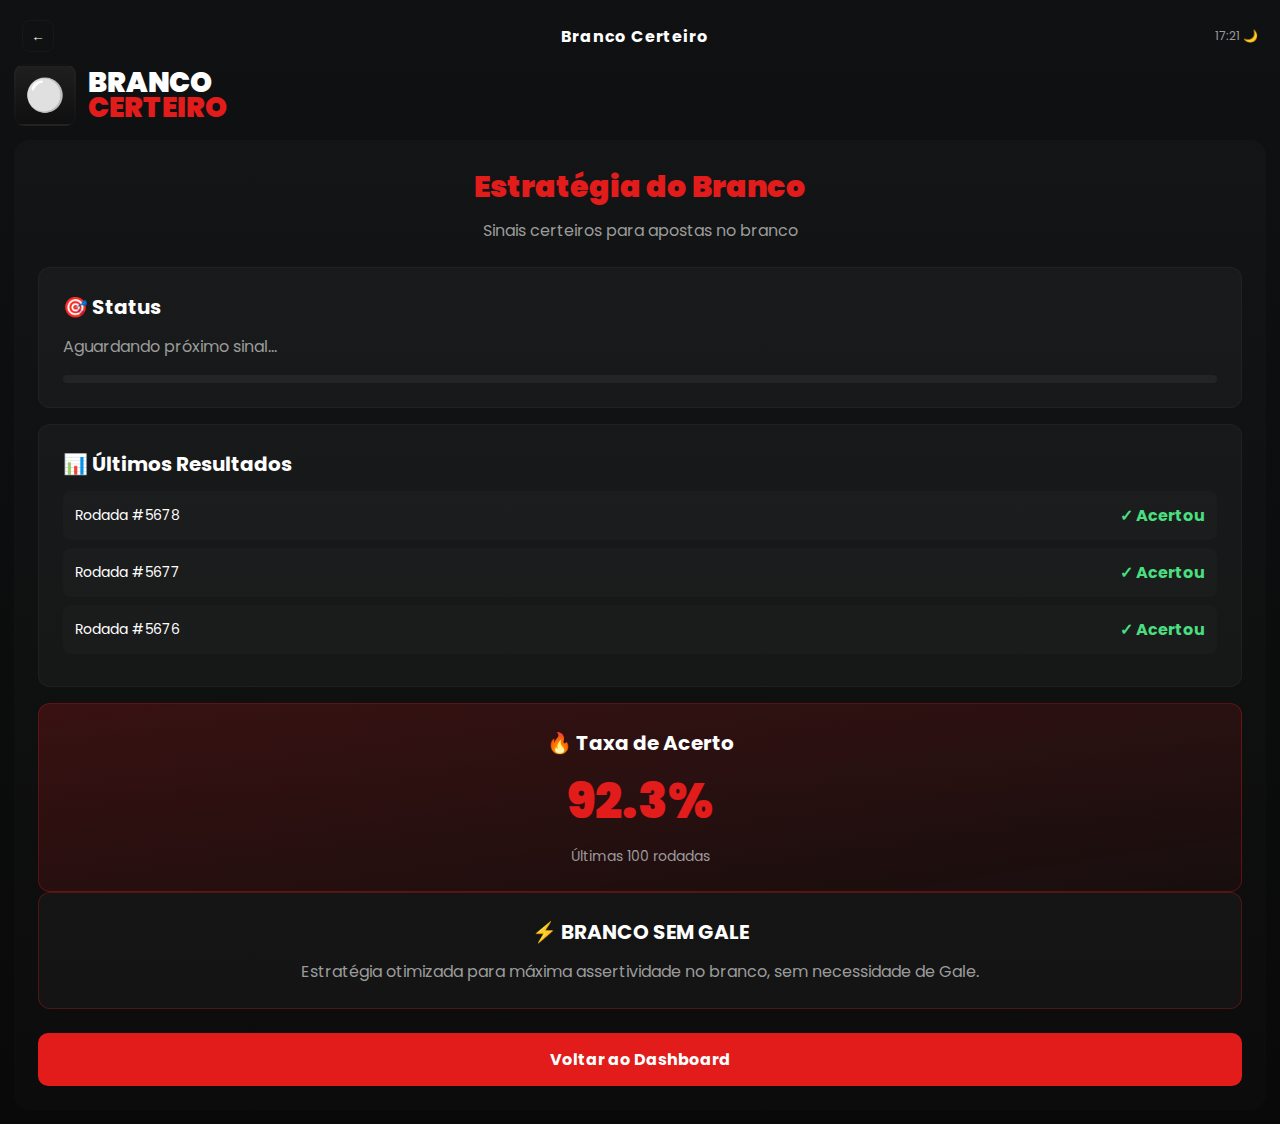
<file: public/estrategia-branco.html>
<!DOCTYPE html>
<html lang="pt-BR">
<head>
    <meta charset="UTF-8">
    <meta name="viewport" content="width=device-width, initial-scale=1.0">
    <title>Branco Certeiro - Hacker Blaze</title>
    <link rel="preconnect" href="https://fonts.googleapis.com">
    <link rel="preconnect" href="https://fonts.gstatic.com" crossorigin>
    <link href="https://fonts.googleapis.com/css2?family=Poppins:wght@300;400;600;700;800;900&display=swap" rel="stylesheet">
    <style>
        * {
            margin: 0;
            padding: 0;
            box-sizing: border-box;
        }

        body {
            font-family: 'Poppins', sans-serif;
            color: white;
            min-height: 100vh;
            background: linear-gradient(to bottom, #0f1112, #090909);
            overflow-x: hidden;
            padding: 14px;
        }

        .container {
            max-width: 100%;
            min-height: 100vh;
            display: flex;
            flex-direction: column;
        }

        /* Top Bar */
        .top-bar {
            height: 44px;
            display: flex;
            align-items: center;
            justify-content: space-between;
            padding: 6px 8px;
        }

        .back-btn {
            width: 32px;
            height: 32px;
            border-radius: 8px;
            background: transparent;
            border: 1px solid rgba(255, 255, 255, 0.03);
            display: flex;
            align-items: center;
            justify-content: center;
            font-weight: bold;
            color: white;
            cursor: pointer;
            transition: background 0.2s;
        }

        .back-btn:hover {
            background: rgba(255, 255, 255, 0.05);
        }

        .app-title {
            font-weight: bold;
            letter-spacing: 0.05em;
        }

        .time-display {
            font-size: 12px;
            color: #9b9b9b;
        }

        /* Hero Section */
        .hero-section {
            margin-top: 6px;
            display: flex;
            align-items: center;
            gap: 12px;
        }

        .hero-icon {
            width: 62px;
            height: 62px;
            background: linear-gradient(to bottom, #1f1f1f, #0f0f0f);
            border-radius: 10px;
            display: flex;
            align-items: center;
            justify-content: center;
            border: 2px solid rgba(255, 255, 255, 0.02);
            font-size: 32px;
        }

        .hero-text {
            flex: 1;
            font-weight: 900;
            font-size: 28px;
            line-height: 0.9;
            text-transform: uppercase;
        }

        .hero-text .red-text {
            display: block;
            color: #e21b1b;
        }

        /* Content Area */
        .content-area {
            margin-top: 14px;
            padding: 24px;
            background: linear-gradient(to bottom, rgba(255, 255, 255, 0.02), rgba(255, 255, 255, 0.01));
            border-radius: 16px;
            flex: 1;
        }

        .page-title {
            text-align: center;
            margin-bottom: 24px;
        }

        .page-title h1 {
            font-size: 30px;
            font-weight: 900;
            color: #e21b1b;
            margin-bottom: 8px;
        }

        .page-title p {
            color: #9b9b9b;
        }

        .card {
            background: rgba(255, 255, 255, 0.03);
            border: 1px solid rgba(255, 255, 255, 0.04);
            border-radius: 12px;
            padding: 24px;
            margin-bottom: 16px;
        }

        .card h3 {
            font-size: 20px;
            font-weight: bold;
            margin-bottom: 12px;
            display: flex;
            align-items: center;
            gap: 8px;
        }

        .card p {
            color: #9b9b9b;
            margin-bottom: 16px;
        }

        .progress-bar {
            height: 8px;
            background: rgba(255, 255, 255, 0.05);
            border-radius: 999px;
            overflow: hidden;
        }

        .progress-fill {
            height: 100%;
            background: #e21b1b;
            width: 0%;
            animation: pulse 2s ease-in-out infinite;
        }

        @keyframes pulse {
            0%, 100% { width: 0%; }
            50% { width: 60%; }
        }

        .result-item {
            display: flex;
            justify-content: space-between;
            align-items: center;
            padding: 12px;
            background: rgba(255, 255, 255, 0.02);
            border-radius: 8px;
            margin-bottom: 8px;
        }

        .result-item span:first-child {
            font-size: 14px;
        }

        .result-success {
            color: #4ade80;
            font-weight: bold;
        }

        .result-error {
            color: #f87171;
            font-weight: bold;
        }

        .stats-card {
            background: linear-gradient(to bottom right, rgba(226, 27, 27, 0.2), rgba(226, 27, 27, 0.05));
            border: 1px solid rgba(226, 27, 27, 0.3);
            border-radius: 12px;
            padding: 24px;
            text-align: center;
        }

        .stats-card h3 {
            font-size: 20px;
            font-weight: bold;
            margin-bottom: 8px;
        }

        .stats-card .big-number {
            font-size: 48px;
            font-weight: 900;
            color: #e21b1b;
            margin: 8px 0;
        }

        .stats-card .subtitle {
            font-size: 14px;
            color: #9b9b9b;
        }

        .special-card {
            background: rgba(255, 255, 255, 0.03);
            border: 1px solid rgba(226, 27, 27, 0.3);
            border-radius: 12px;
            padding: 24px;
            text-align: center;
        }

        .special-card h3 {
            font-size: 20px;
            font-weight: bold;
            margin-bottom: 12px;
        }

        .special-card p {
            color: #9b9b9b;
        }

        .back-button {
            width: 100%;
            background: #e21b1b;
            border: none;
            color: white;
            padding: 14px;
            border-radius: 10px;
            font-weight: bold;
            cursor: pointer;
            font-family: 'Poppins', sans-serif;
            font-size: 16px;
            margin-top: 24px;
            transition: background 0.2s;
        }

        .back-button:hover {
            background: #c71818;
        }

        @media (max-width: 640px) {
            .hero-text {
                font-size: 24px;
            }
            
            .page-title h1 {
                font-size: 24px;
            }
            
            .stats-card .big-number {
                font-size: 36px;
            }
        }
    </style>
</head>
<body>
    <div class="container">
        <!-- Top Bar -->
        <div class="top-bar">
            <button class="back-btn" onclick="window.history.back()">←</button>
            <div class="app-title">Branco Certeiro</div>
            <div class="time-display" id="currentTime">00:00 🌙</div>
        </div>

        <!-- Hero Section -->
        <div class="hero-section">
            <div class="hero-icon">⚪</div>
            <div class="hero-text">
                BRANCO <span class="red-text">CERTEIRO</span>
            </div>
        </div>

        <!-- Content Area -->
        <div class="content-area">
            <div class="page-title">
                <h1>Estratégia do Branco</h1>
                <p>Sinais certeiros para apostas no branco</p>
            </div>

            <div class="card">
                <h3>🎯 Status</h3>
                <p>Aguardando próximo sinal...</p>
                <div class="progress-bar">
                    <div class="progress-fill"></div>
                </div>
            </div>

            <div class="card">
                <h3>📊 Últimos Resultados</h3>
                <div class="result-item">
                    <span>Rodada #5678</span>
                    <span class="result-success">✓ Acertou</span>
                </div>
                <div class="result-item">
                    <span>Rodada #5677</span>
                    <span class="result-success">✓ Acertou</span>
                </div>
                <div class="result-item">
                    <span>Rodada #5676</span>
                    <span class="result-success">✓ Acertou</span>
                </div>
            </div>

            <div class="stats-card">
                <h3>🔥 Taxa de Acerto</h3>
                <div class="big-number">92.3%</div>
                <p class="subtitle">Últimas 100 rodadas</p>
            </div>

            <div class="special-card">
                <h3>⚡ BRANCO SEM GALE</h3>
                <p>Estratégia otimizada para máxima assertividade no branco, sem necessidade de Gale.</p>
            </div>

            <button class="back-button" onclick="window.history.back()">
                Voltar ao Dashboard
            </button>
        </div>
    </div>

    <script>
        // Update time display
        function updateTime() {
            const now = new Date();
            const hours = String(now.getHours()).padStart(2, '0');
            const minutes = String(now.getMinutes()).padStart(2, '0');
            document.getElementById('currentTime').textContent = `${hours}:${minutes} 🌙`;
        }
        
        updateTime();
        setInterval(updateTime, 1000);
    </script>
</body>
</html>
</file>
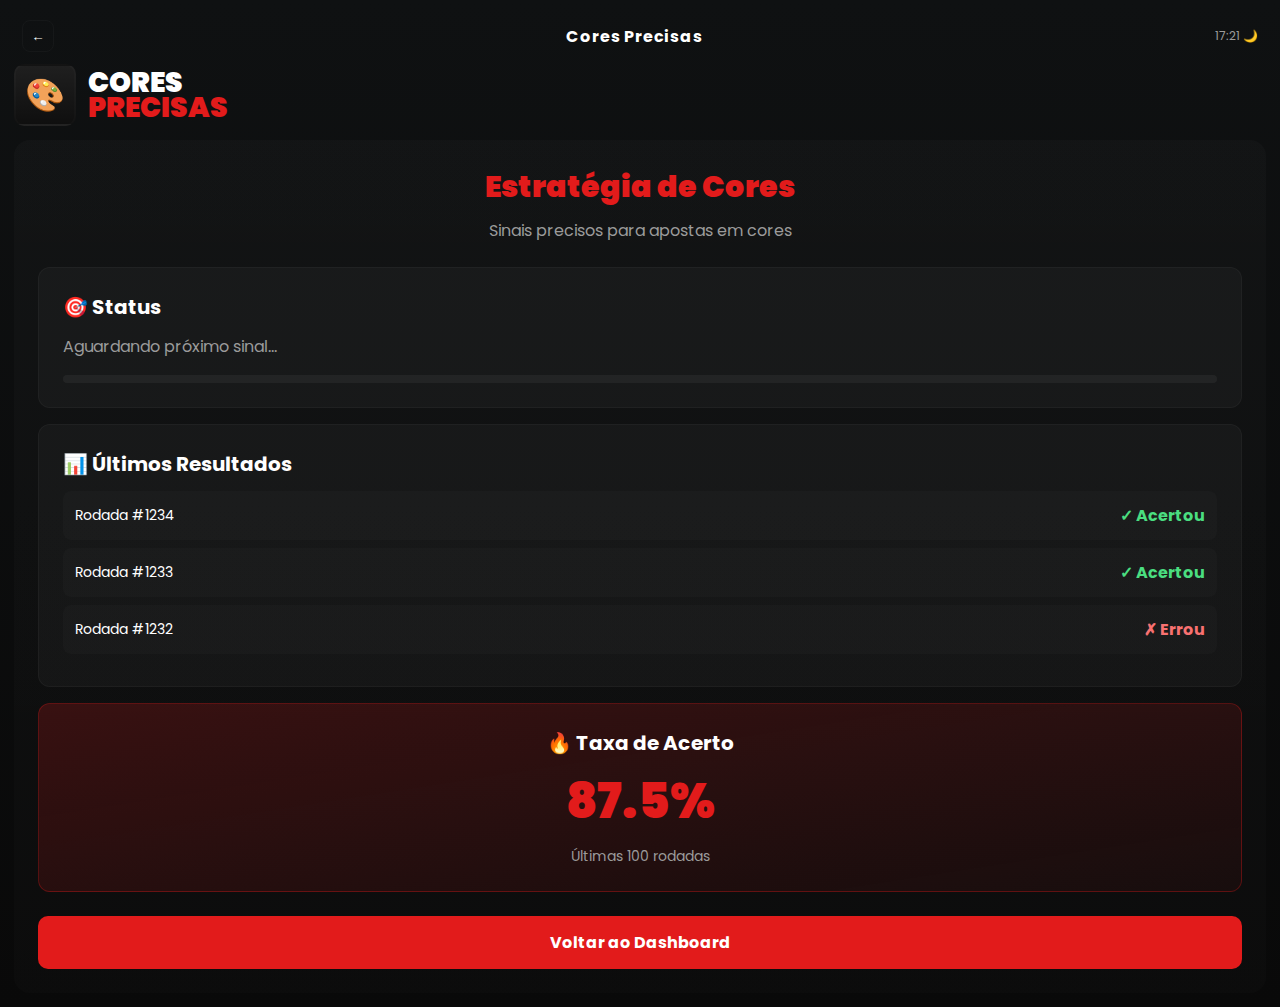
<file: public/estrategia-cores.html>
<!DOCTYPE html>
<html lang="pt-BR">
<head>
    <meta charset="UTF-8">
    <meta name="viewport" content="width=device-width, initial-scale=1.0">
    <title>Cores Precisas - Hacker Blaze</title>
    <link rel="preconnect" href="https://fonts.googleapis.com">
    <link rel="preconnect" href="https://fonts.gstatic.com" crossorigin>
    <link href="https://fonts.googleapis.com/css2?family=Poppins:wght@300;400;600;700;800;900&display=swap" rel="stylesheet">
    <style>
        * {
            margin: 0;
            padding: 0;
            box-sizing: border-box;
        }

        body {
            font-family: 'Poppins', sans-serif;
            color: white;
            min-height: 100vh;
            background: linear-gradient(to bottom, #0f1112, #090909);
            overflow-x: hidden;
            padding: 14px;
        }

        .container {
            max-width: 100%;
            min-height: 100vh;
            display: flex;
            flex-direction: column;
        }

        /* Top Bar */
        .top-bar {
            height: 44px;
            display: flex;
            align-items: center;
            justify-content: space-between;
            padding: 6px 8px;
        }

        .back-btn {
            width: 32px;
            height: 32px;
            border-radius: 8px;
            background: transparent;
            border: 1px solid rgba(255, 255, 255, 0.03);
            display: flex;
            align-items: center;
            justify-content: center;
            font-weight: bold;
            color: white;
            cursor: pointer;
            transition: background 0.2s;
        }

        .back-btn:hover {
            background: rgba(255, 255, 255, 0.05);
        }

        .app-title {
            font-weight: bold;
            letter-spacing: 0.05em;
        }

        .time-display {
            font-size: 12px;
            color: #9b9b9b;
        }

        /* Hero Section */
        .hero-section {
            margin-top: 6px;
            display: flex;
            align-items: center;
            gap: 12px;
        }

        .hero-icon {
            width: 62px;
            height: 62px;
            background: linear-gradient(to bottom, #1f1f1f, #0f0f0f);
            border-radius: 10px;
            display: flex;
            align-items: center;
            justify-content: center;
            border: 2px solid rgba(255, 255, 255, 0.02);
            font-size: 32px;
        }

        .hero-text {
            flex: 1;
            font-weight: 900;
            font-size: 28px;
            line-height: 0.9;
            text-transform: uppercase;
        }

        .hero-text .red-text {
            display: block;
            color: #e21b1b;
        }

        /* Content Area */
        .content-area {
            margin-top: 14px;
            padding: 24px;
            background: linear-gradient(to bottom, rgba(255, 255, 255, 0.02), rgba(255, 255, 255, 0.01));
            border-radius: 16px;
            flex: 1;
        }

        .page-title {
            text-align: center;
            margin-bottom: 24px;
        }

        .page-title h1 {
            font-size: 30px;
            font-weight: 900;
            color: #e21b1b;
            margin-bottom: 8px;
        }

        .page-title p {
            color: #9b9b9b;
        }

        .card {
            background: rgba(255, 255, 255, 0.03);
            border: 1px solid rgba(255, 255, 255, 0.04);
            border-radius: 12px;
            padding: 24px;
            margin-bottom: 16px;
        }

        .card h3 {
            font-size: 20px;
            font-weight: bold;
            margin-bottom: 12px;
            display: flex;
            align-items: center;
            gap: 8px;
        }

        .card p {
            color: #9b9b9b;
            margin-bottom: 16px;
        }

        .progress-bar {
            height: 8px;
            background: rgba(255, 255, 255, 0.05);
            border-radius: 999px;
            overflow: hidden;
        }

        .progress-fill {
            height: 100%;
            background: #e21b1b;
            width: 0%;
            animation: pulse 2s ease-in-out infinite;
        }

        @keyframes pulse {
            0%, 100% { width: 0%; }
            50% { width: 60%; }
        }

        .result-item {
            display: flex;
            justify-content: space-between;
            align-items: center;
            padding: 12px;
            background: rgba(255, 255, 255, 0.02);
            border-radius: 8px;
            margin-bottom: 8px;
        }

        .result-item span:first-child {
            font-size: 14px;
        }

        .result-success {
            color: #4ade80;
            font-weight: bold;
        }

        .result-error {
            color: #f87171;
            font-weight: bold;
        }

        .stats-card {
            background: linear-gradient(to bottom right, rgba(226, 27, 27, 0.2), rgba(226, 27, 27, 0.05));
            border: 1px solid rgba(226, 27, 27, 0.3);
            border-radius: 12px;
            padding: 24px;
            text-align: center;
        }

        .stats-card h3 {
            font-size: 20px;
            font-weight: bold;
            margin-bottom: 8px;
        }

        .stats-card .big-number {
            font-size: 48px;
            font-weight: 900;
            color: #e21b1b;
            margin: 8px 0;
        }

        .stats-card .subtitle {
            font-size: 14px;
            color: #9b9b9b;
        }

        .back-button {
            width: 100%;
            background: #e21b1b;
            border: none;
            color: white;
            padding: 14px;
            border-radius: 10px;
            font-weight: bold;
            cursor: pointer;
            font-family: 'Poppins', sans-serif;
            font-size: 16px;
            margin-top: 24px;
            transition: background 0.2s;
        }

        .back-button:hover {
            background: #c71818;
        }

        @media (max-width: 640px) {
            .hero-text {
                font-size: 24px;
            }
            
            .page-title h1 {
                font-size: 24px;
            }
            
            .stats-card .big-number {
                font-size: 36px;
            }
        }
    </style>
</head>
<body>
    <div class="container">
        <!-- Top Bar -->
        <div class="top-bar">
            <button class="back-btn" onclick="window.history.back()">←</button>
            <div class="app-title">Cores Precisas</div>
            <div class="time-display" id="currentTime">00:00 🌙</div>
        </div>

        <!-- Hero Section -->
        <div class="hero-section">
            <div class="hero-icon">🎨</div>
            <div class="hero-text">
                CORES <span class="red-text">PRECISAS</span>
            </div>
        </div>

        <!-- Content Area -->
        <div class="content-area">
            <div class="page-title">
                <h1>Estratégia de Cores</h1>
                <p>Sinais precisos para apostas em cores</p>
            </div>

            <div class="card">
                <h3>🎯 Status</h3>
                <p>Aguardando próximo sinal...</p>
                <div class="progress-bar">
                    <div class="progress-fill"></div>
                </div>
            </div>

            <div class="card">
                <h3>📊 Últimos Resultados</h3>
                <div class="result-item">
                    <span>Rodada #1234</span>
                    <span class="result-success">✓ Acertou</span>
                </div>
                <div class="result-item">
                    <span>Rodada #1233</span>
                    <span class="result-success">✓ Acertou</span>
                </div>
                <div class="result-item">
                    <span>Rodada #1232</span>
                    <span class="result-error">✗ Errou</span>
                </div>
            </div>

            <div class="stats-card">
                <h3>🔥 Taxa de Acerto</h3>
                <div class="big-number">87.5%</div>
                <p class="subtitle">Últimas 100 rodadas</p>
            </div>

            <button class="back-button" onclick="window.history.back()">
                Voltar ao Dashboard
            </button>
        </div>
    </div>

    <script>
        // Update time display
        function updateTime() {
            const now = new Date();
            const hours = String(now.getHours()).padStart(2, '0');
            const minutes = String(now.getMinutes()).padStart(2, '0');
            document.getElementById('currentTime').textContent = `${hours}:${minutes} 🌙`;
        }
        
        updateTime();
        setInterval(updateTime, 1000);
    </script>
</body>
</html>
</file>
